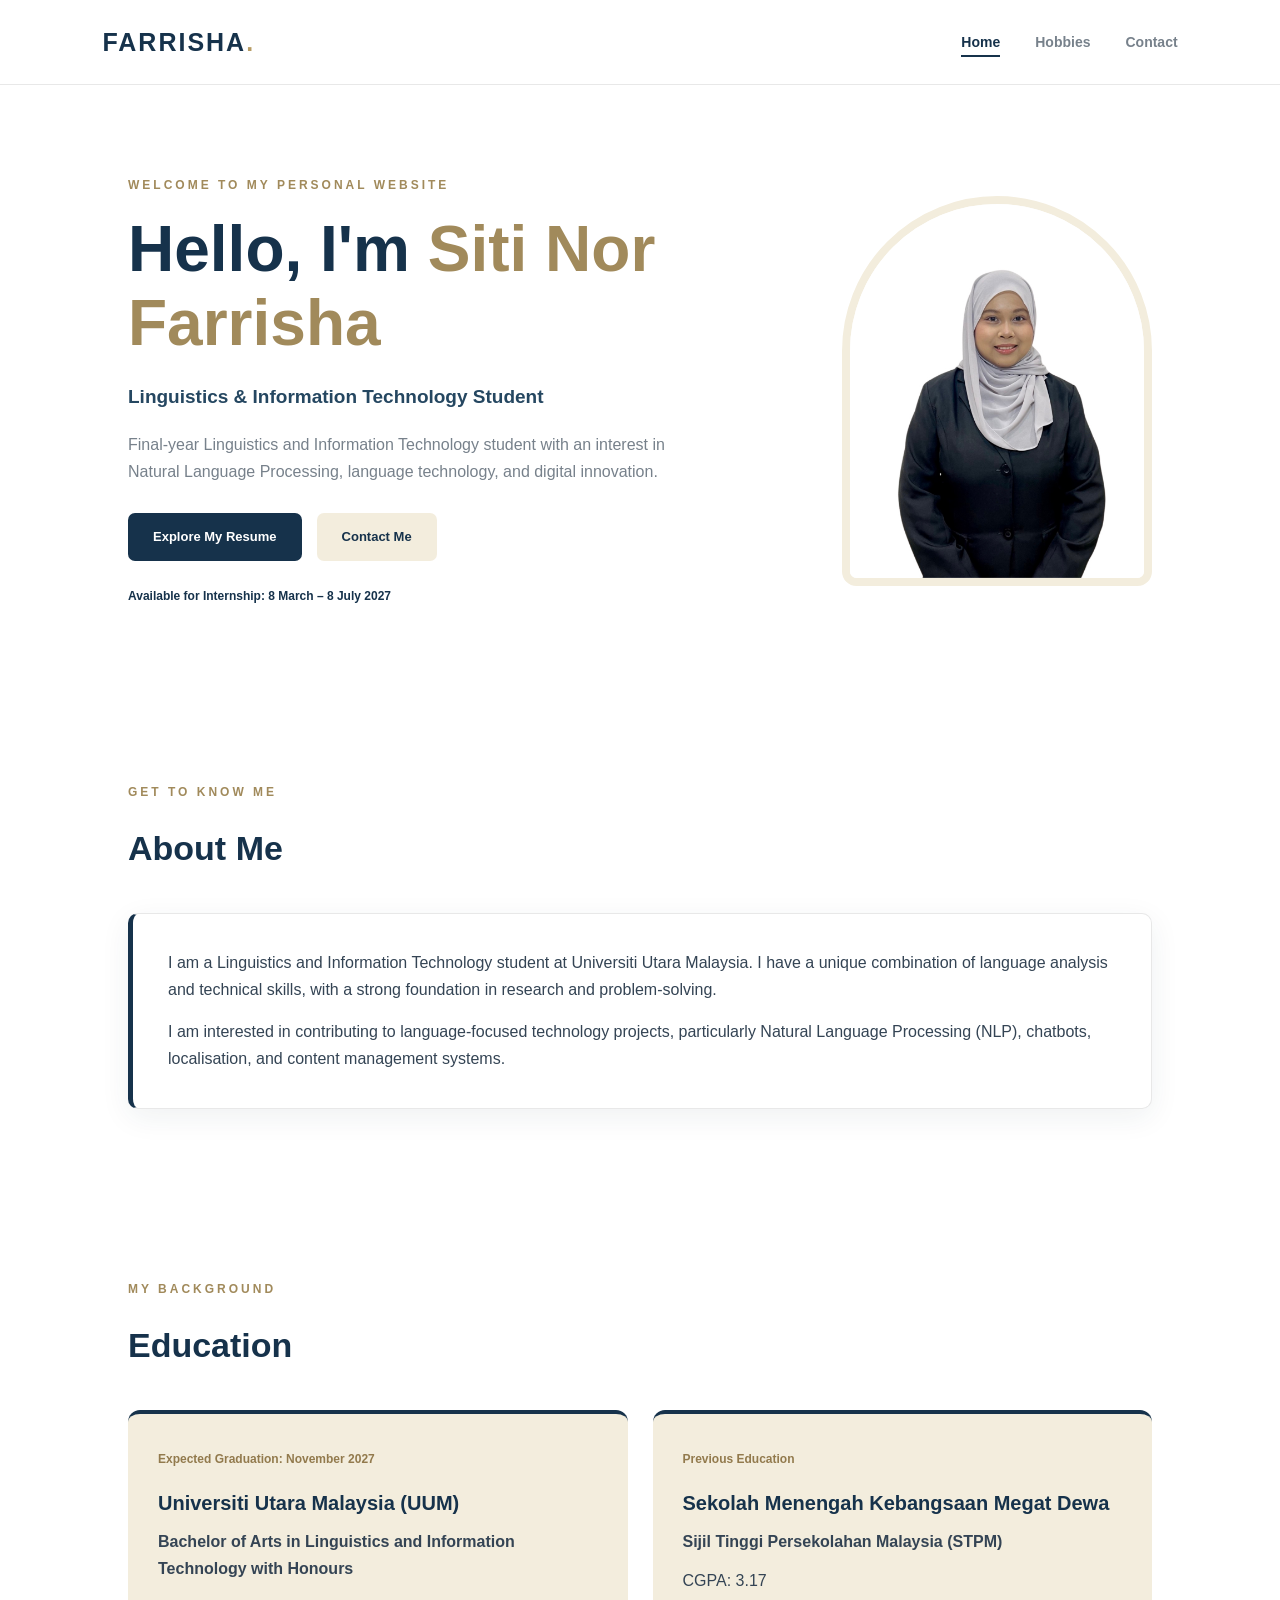
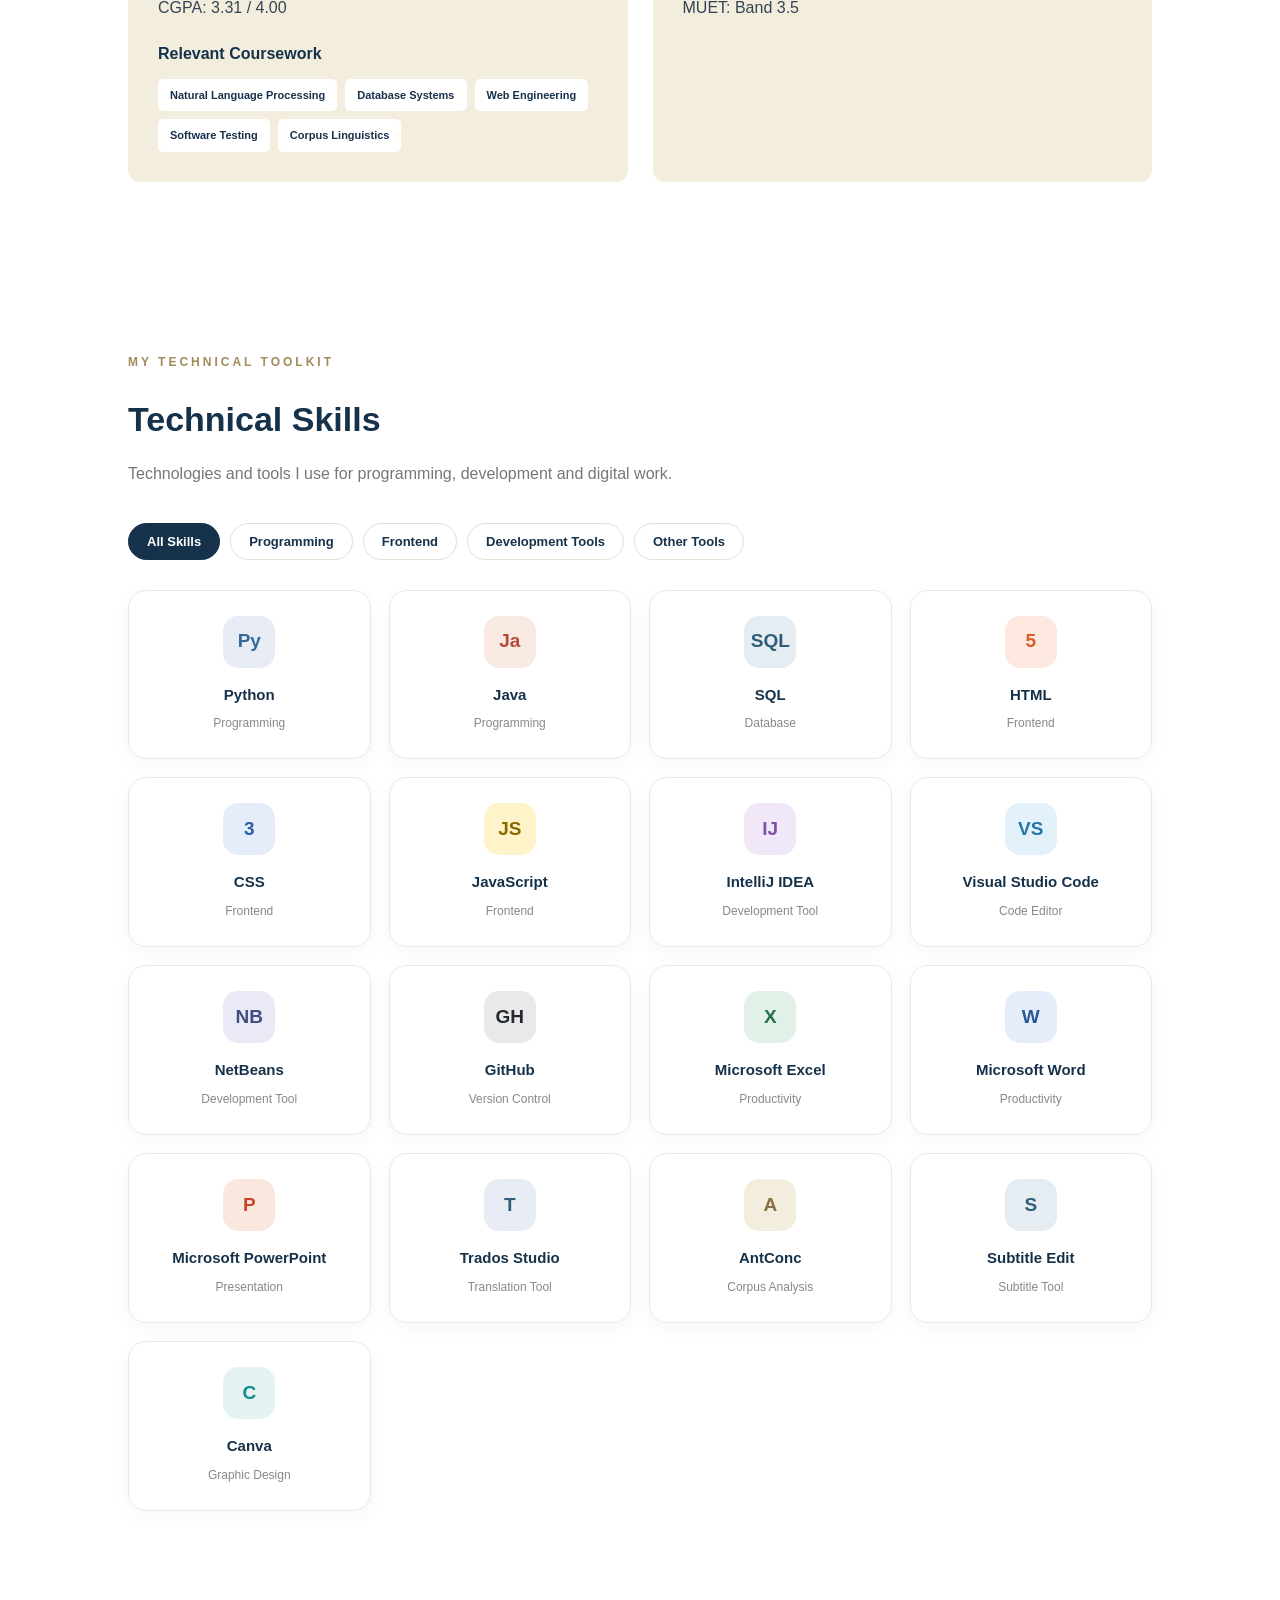
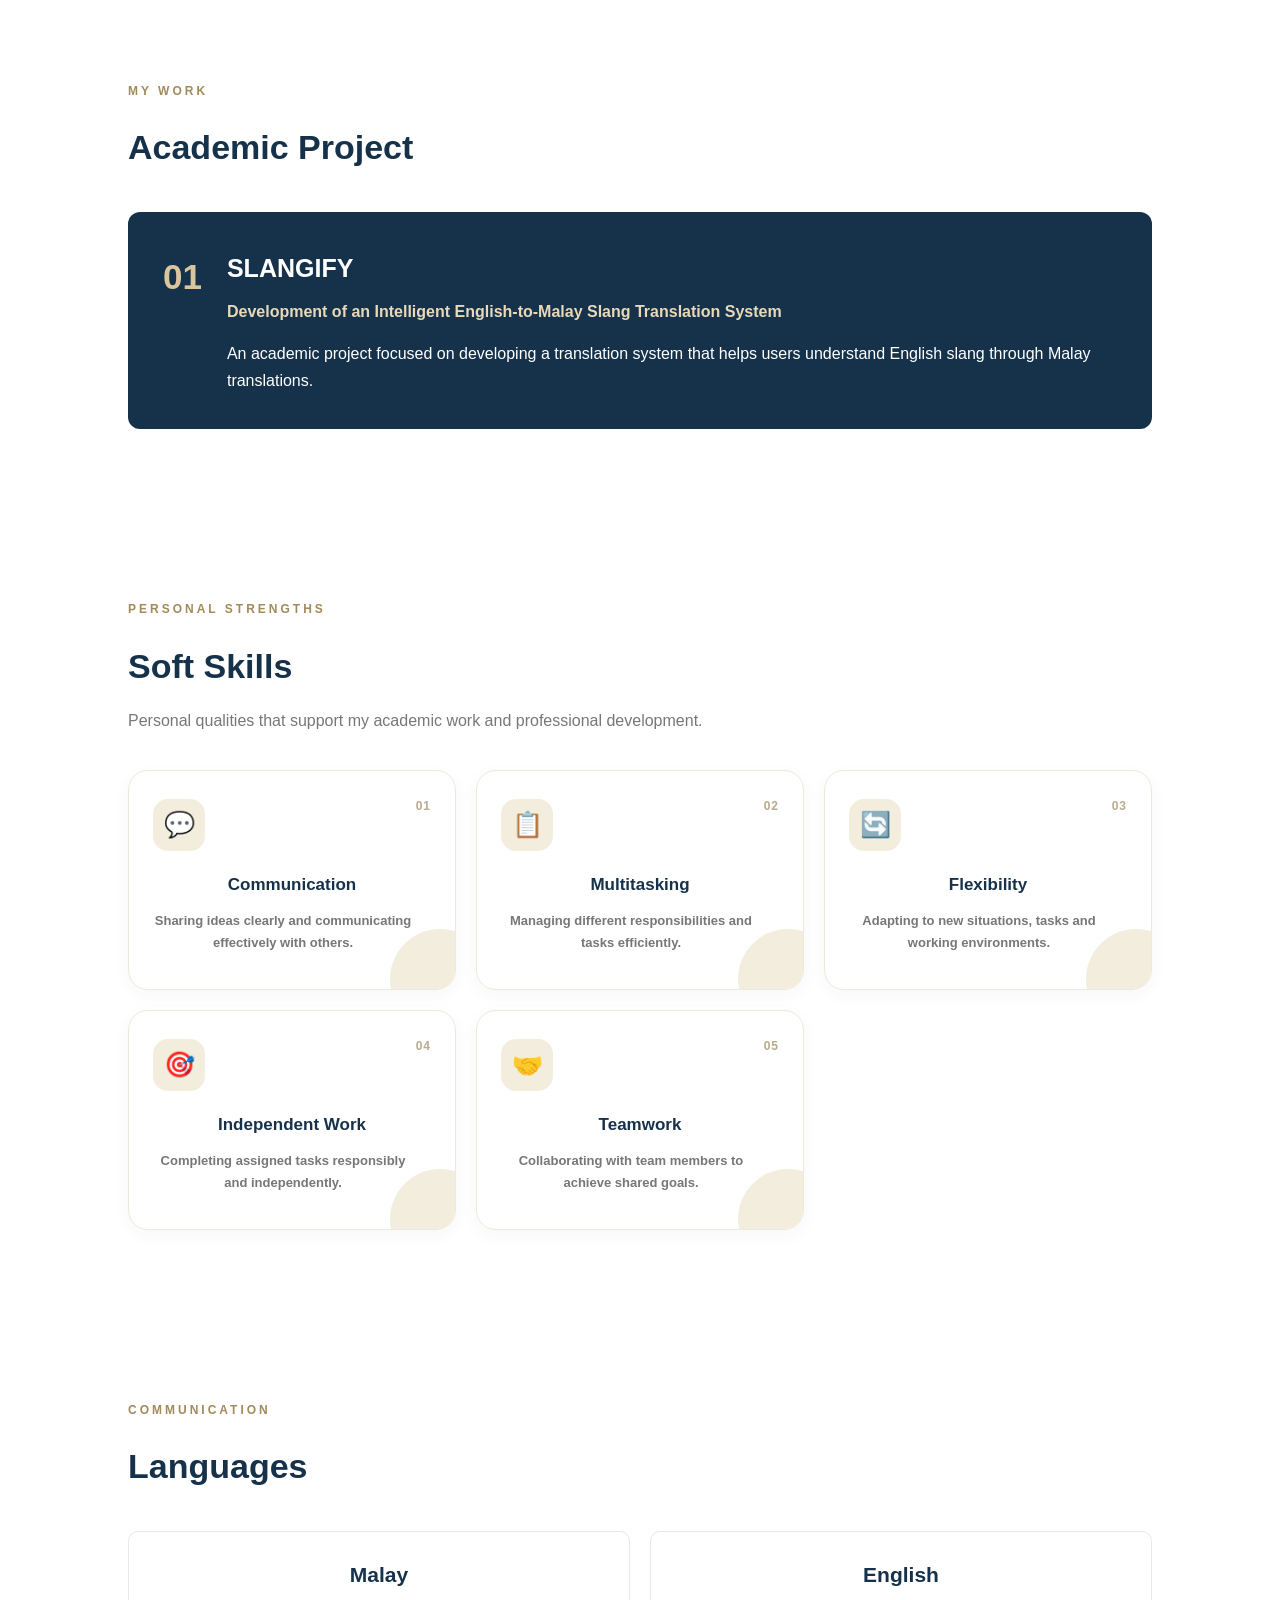
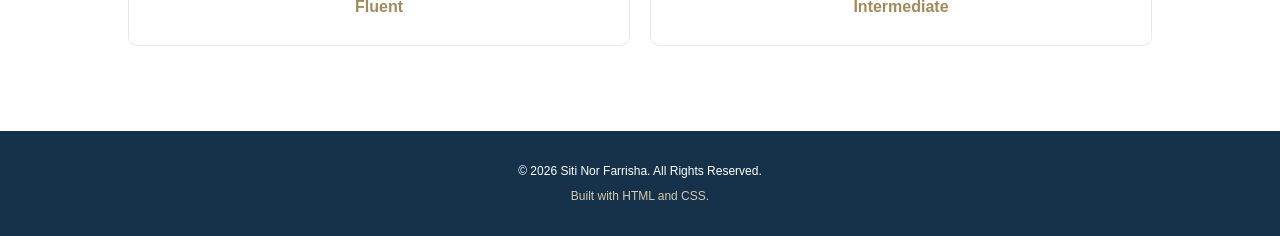
<file: index.html>
<!DOCTYPE html>
<html lang="en">
<head>
    <meta charset="UTF-8">
    <meta name="viewport" content="width=device-width, initial-scale=1.0">

    <title>Siti Nor Farrisha | Personal Portfolio</title>

    <link rel="stylesheet" href="style.css">
</head>

<body>

<!-- Navigation Bar -->
<header class="navbar">
    <a href="index.html" class="logo">FARRISHA<span>.</span></a>

    <nav>
        <ul class="nav-links">
            <li><a href="index.html" class="active">Home</a></li>
            <li><a href="hobbies.html">Hobbies</a></li>
            <li><a href="contact.html">Contact</a></li>
        </ul>
    </nav>
</header>


<main>

    <!-- Hero Section -->
    <section class="hero">

        <div class="hero-content">

            <p class="eyebrow">WELCOME TO MY PERSONAL WEBSITE</p>

            <h1>
                Hello, I'm <span>Siti Nor Farrisha</span>
            </h1>

            <h2>
                Linguistics & Information Technology Student
            </h2>

            <p class="hero-description">
                Final-year Linguistics and Information Technology student
                with an interest in Natural Language Processing,
                language technology, and digital innovation.
            </p>

            <div class="hero-buttons">
                <a href="#education" class="btn-primary">
                    Explore My Resume
                </a>

                <a href="contact.html" class="btn-secondary">
                    Contact Me
                </a>
            </div>

            <p class="availability">
                Available for Internship: 8 March – 8 July 2027
            </p>

        </div>

        <div class="hero-image">
            <img
                    src="images/profile.jpg"
                    alt="Portrait of Siti Nor Farrisha"
            >
        </div>

    </section>


    <!-- Profile Summary -->
    <section class="content-section" id="about">

        <div class="section-heading">
            <p class="eyebrow">GET TO KNOW ME</p>
            <h2>About Me</h2>
        </div>

        <div class="about-card">

            <p>
                I am a Linguistics and Information Technology student
                at Universiti Utara Malaysia. I have a unique combination
                of language analysis and technical skills, with a strong
                foundation in research and problem-solving.
            </p>

            <p>
                I am interested in contributing to language-focused
                technology projects, particularly Natural Language
                Processing (NLP), chatbots, localisation, and
                content management systems.
            </p>

        </div>

    </section>


    <!-- Education Section -->
    <section class="content-section" id="education">

        <div class="section-heading">
            <p class="eyebrow">MY BACKGROUND</p>
            <h2>Education</h2>
        </div>

        <div class="timeline">

            <article class="timeline-card">

                    <span class="timeline-date">
                        Expected Graduation: November 2027
                    </span>

                <h3>Universiti Utara Malaysia (UUM)</h3>

                <p class="qualification">
                    Bachelor of Arts in Linguistics and
                    Information Technology with Honours
                </p>

                <p>CGPA: 3.31 / 4.00</p>

                <h4>Relevant Coursework</h4>

                <ul class="tag-list">
                    <li>Natural Language Processing</li>
                    <li>Database Systems</li>
                    <li>Web Engineering</li>
                    <li>Software Testing</li>
                    <li>Corpus Linguistics</li>
                </ul>

            </article>


            <article class="timeline-card">

                    <span class="timeline-date">
                        Previous Education
                    </span>

                <h3>Sekolah Menengah Kebangsaan Megat Dewa</h3>

                <p class="qualification">
                    Sijil Tinggi Persekolahan Malaysia (STPM)
                </p>

                <p>CGPA: 3.17</p>
                <p>MUET: Band 3.5</p>

            </article>

        </div>

    </section>



    <!-- Technical Skills -->
    <section class="content-section" id="skills">

        <div class="section-heading">
            <p class="eyebrow">MY TECHNICAL TOOLKIT</p>
            <h2>Technical Skills</h2>
            <p class="section-description">
                Technologies and tools I use for programming, development and digital work.
            </p>
        </div>

        <div class="skill-filter">
            <button class="skill-filter-btn active" data-filter="all">All Skills</button>
            <button class="skill-filter-btn" data-filter="programming">Programming</button>
            <button class="skill-filter-btn" data-filter="frontend">Frontend</button>
            <button class="skill-filter-btn" data-filter="development">Development Tools</button>
            <button class="skill-filter-btn" data-filter="other">Other Tools</button>
        </div>

        <div class="skill-grid">

            <article class="skill-item" data-category="programming">
                <div class="skill-logo python-logo">Py</div>
                <h3>Python</h3>
                <p>Programming</p>
            </article>

            <article class="skill-item" data-category="programming">
                <div class="skill-logo java-logo">Ja</div>
                <h3>Java</h3>
                <p>Programming</p>
            </article>

            <article class="skill-item" data-category="programming">
                <div class="skill-logo sql-logo">SQL</div>
                <h3>SQL</h3>
                <p>Database</p>
            </article>

            <article class="skill-item" data-category="frontend">
                <div class="skill-logo html-logo">5</div>
                <h3>HTML</h3>
                <p>Frontend</p>
            </article>

            <article class="skill-item" data-category="frontend">
                <div class="skill-logo css-logo">3</div>
                <h3>CSS</h3>
                <p>Frontend</p>
            </article>

            <article class="skill-item" data-category="frontend">
                <div class="skill-logo js-logo">JS</div>
                <h3>JavaScript</h3>
                <p>Frontend</p>
            </article>

            <article class="skill-item" data-category="development">
                <div class="skill-logo idea-logo">IJ</div>
                <h3>IntelliJ IDEA</h3>
                <p>Development Tool</p>
            </article>

            <article class="skill-item" data-category="development">
                <div class="skill-logo vscode-logo">VS</div>
                <h3>Visual Studio Code</h3>
                <p>Code Editor</p>
            </article>

            <article class="skill-item" data-category="development">
                <div class="skill-logo netbeans-logo">NB</div>
                <h3>NetBeans</h3>
                <p>Development Tool</p>
            </article>

            <article class="skill-item" data-category="other">
                <div class="skill-logo github-logo">GH</div>
                <h3>GitHub</h3>
                <p>Version Control</p>
            </article>

            <article class="skill-item" data-category="other">
                <div class="skill-logo excel-logo">X</div>
                <h3>Microsoft Excel</h3>
                <p>Productivity</p>
            </article>

            <article class="skill-item" data-category="other">
                <div class="skill-logo word-logo">W</div>
                <h3>Microsoft Word</h3>
                <p>Productivity</p>
            </article>

            <article class="skill-item" data-category="other">
                <div class="skill-logo powerpoint-logo">P</div>
                <h3>Microsoft PowerPoint</h3>
                <p>Presentation</p>
            </article>

            <article class="skill-item" data-category="other">
                <div class="skill-logo trados-logo">T</div>
                <h3>Trados Studio</h3>
                <p>Translation Tool</p>
            </article>

            <article class="skill-item" data-category="other">
                <div class="skill-logo antconc-logo">A</div>
                <h3>AntConc</h3>
                <p>Corpus Analysis</p>
            </article>

            <article class="skill-item" data-category="other">
                <div class="skill-logo subtitle-logo">S</div>
                <h3>Subtitle Edit</h3>
                <p>Subtitle Tool</p>
            </article>

            <article class="skill-item" data-category="other">
                <div class="skill-logo canva-logo">C</div>
                <h3>Canva</h3>
                <p>Graphic Design</p>
            </article>

        </div>

    </section>



    <!-- Academic Project -->
    <section class="content-section" id="projects">

        <div class="section-heading">
            <p class="eyebrow">MY WORK</p>
            <h2>Academic Project</h2>
        </div>

        <article class="project-card">

            <div class="project-number">01</div>

            <div>
                <h3>SLANGIFY</h3>

                <p class="project-subtitle">
                    Development of an Intelligent English-to-Malay
                    Slang Translation System
                </p>

                <p>
                    An academic project focused on developing a
                    translation system that helps users understand
                    English slang through Malay translations.
                </p>

            </div>

        </article>

    </section>



    <!-- Soft Skills -->
    <section class="content-section" id="soft-skills">

        <div class="section-heading">
            <p class="eyebrow">PERSONAL STRENGTHS</p>
            <h2>Soft Skills</h2>
            <p class="section-description">
                Personal qualities that support my academic work and professional development.
            </p>
        </div>

        <div class="soft-skills-grid">

            <article class="soft-skill-card">
                <div class="soft-skill-icon">💬</div>
                <h3>Communication</h3>
                <p>Sharing ideas clearly and communicating effectively with others.</p>
                <span class="soft-skill-number">01</span>
            </article>

            <article class="soft-skill-card">
                <div class="soft-skill-icon">📋</div>
                <h3>Multitasking</h3>
                <p>Managing different responsibilities and tasks efficiently.</p>
                <span class="soft-skill-number">02</span>
            </article>

            <article class="soft-skill-card">
                <div class="soft-skill-icon">🔄</div>
                <h3>Flexibility</h3>
                <p>Adapting to new situations, tasks and working environments.</p>
                <span class="soft-skill-number">03</span>
            </article>

            <article class="soft-skill-card">
                <div class="soft-skill-icon">🎯</div>
                <h3>Independent Work</h3>
                <p>Completing assigned tasks responsibly and independently.</p>
                <span class="soft-skill-number">04</span>
            </article>

            <article class="soft-skill-card">
                <div class="soft-skill-icon">🤝</div>
                <h3>Teamwork</h3>
                <p>Collaborating with team members to achieve shared goals.</p>
                <span class="soft-skill-number">05</span>
            </article>

        </div>

    </section>



    <!-- Languages -->
    <section class="content-section" id="languages">

        <div class="section-heading">
            <p class="eyebrow">COMMUNICATION</p>
            <h2>Languages</h2>
        </div>

        <div class="language-container">

            <div class="language-card">
                <h3>Malay</h3>
                <p>Fluent</p>
            </div>

            <div class="language-card">
                <h3>English</h3>
                <p>Intermediate</p>
            </div>

        </div>

    </section>

</main>


<!-- Footer -->
<footer class="footer">

    <p>© 2026 Siti Nor Farrisha. All Rights Reserved.</p>

    <p>
        Built with HTML and CSS.
    </p>

</footer>


<script>
    const filterButtons = document.querySelectorAll(".skill-filter-btn");
    const skillItems = document.querySelectorAll(".skill-item");

    filterButtons.forEach(button => {
        button.addEventListener("click", () => {

            const selectedCategory = button.dataset.filter;

            filterButtons.forEach(btn => {
                btn.classList.remove("active");
            });

            button.classList.add("active");

            skillItems.forEach(item => {
                const itemCategory = item.dataset.category;

                if (
                    selectedCategory === "all" ||
                    selectedCategory === itemCategory
                ) {
                    item.classList.remove("hidden");
                } else {
                    item.classList.add("hidden");
                }
            });

        });
    });
</script>

</body>
</html>
</file>
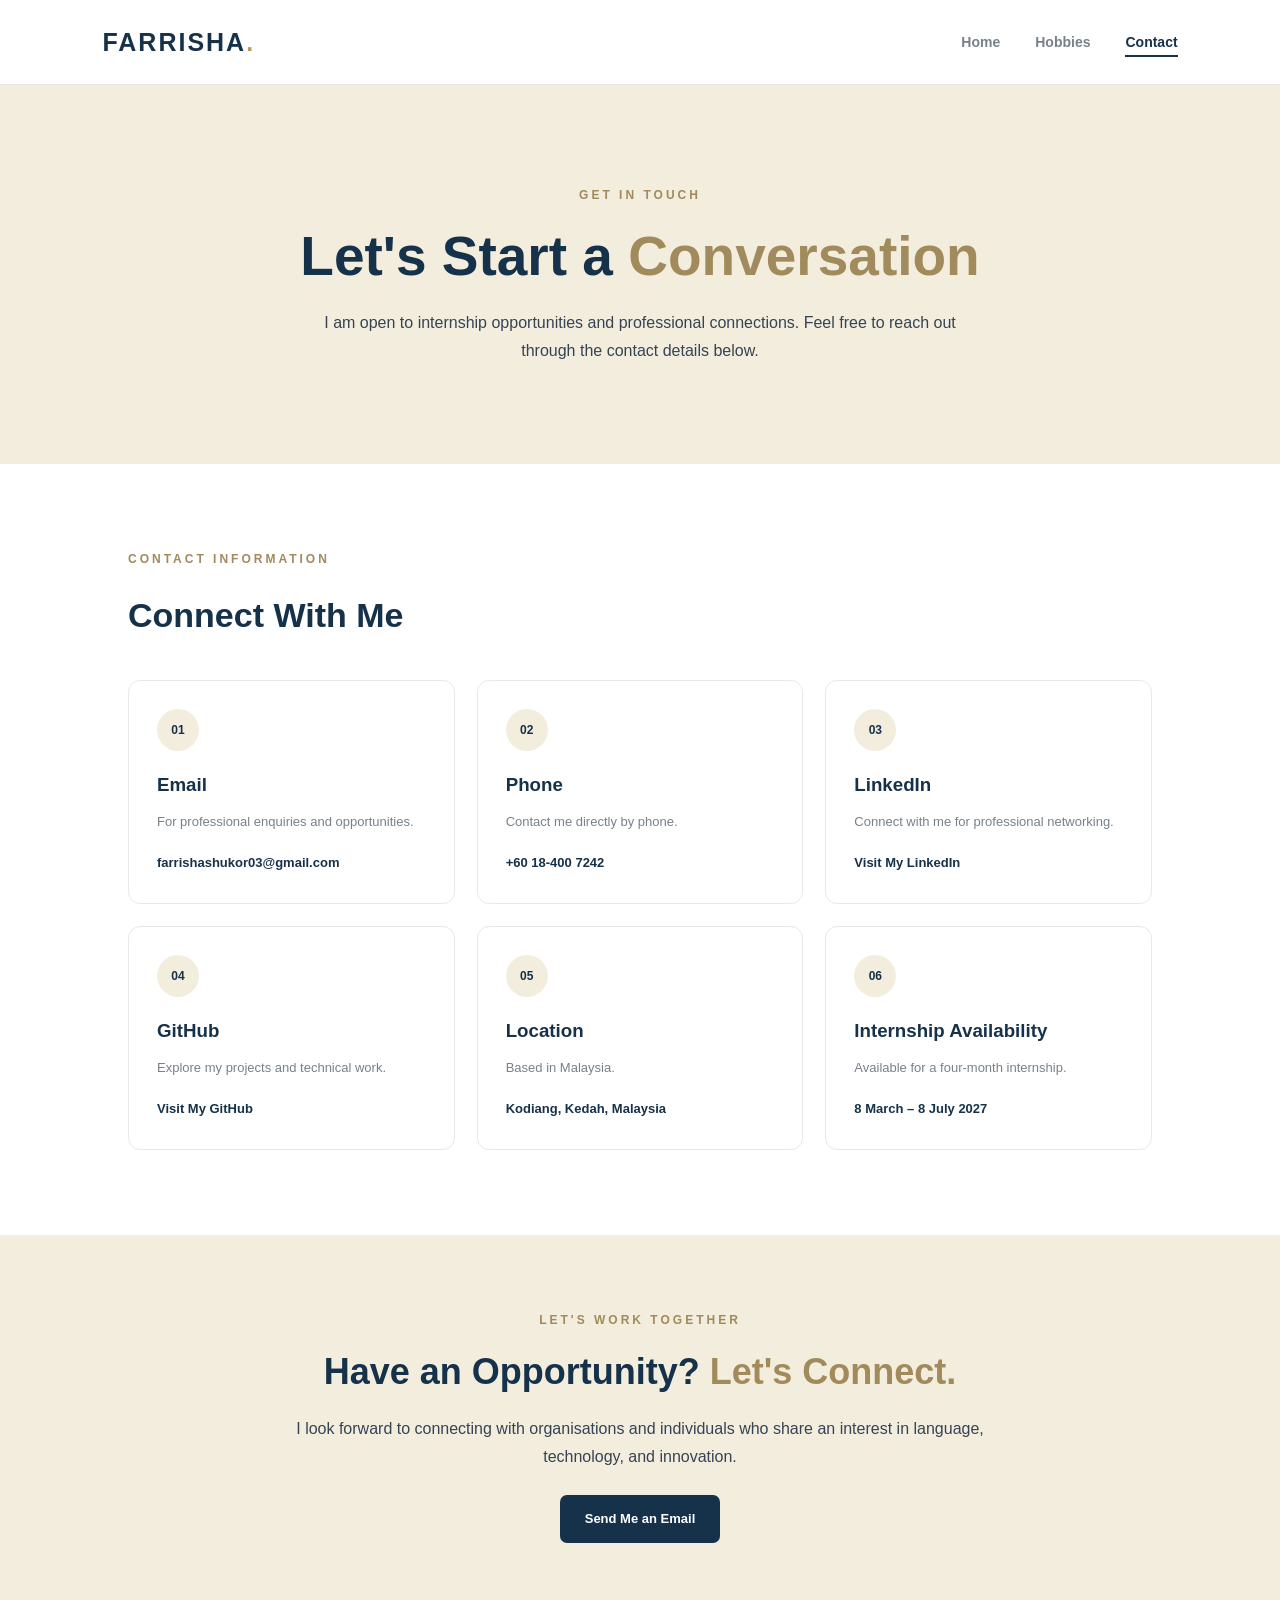
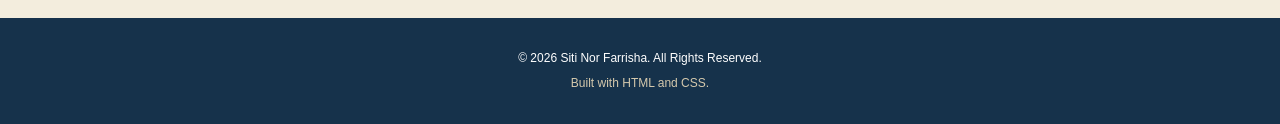
<file: contact.html>
<!DOCTYPE html>
<html lang="en">
<head>
    <meta charset="UTF-8">
    <meta name="viewport" content="width=device-width, initial-scale=1.0">

    <title>Contact | Siti Nor Farrisha</title>

    <link rel="stylesheet" href="style.css">
</head>

<body>

<!-- Navigation Bar -->
<header class="navbar">

    <a href="index.html" class="logo">
        FARRISHA<span>.</span>
    </a>

    <nav>
        <ul class="nav-links">
            <li><a href="index.html">Home</a></li>
            <li><a href="hobbies.html">Hobbies</a></li>
            <li><a href="contact.html" class="active">Contact</a></li>
        </ul>
    </nav>

</header>


<main>

    <!-- Contact Hero -->
    <section class="page-hero">

        <p class="eyebrow">GET IN TOUCH</p>

        <h1>
            Let's Start a <span>Conversation</span>
        </h1>

        <p>
            I am open to internship opportunities and professional
            connections. Feel free to reach out through the
            contact details below.
        </p>

    </section>


    <!-- Contact Information -->
    <section class="content-section">

        <div class="section-heading">

            <p class="eyebrow">CONTACT INFORMATION</p>

            <h2>Connect With Me</h2>

        </div>


        <div class="contact-grid">

            <!-- Email -->
            <article class="contact-card">

                <div class="contact-icon">01</div>

                <h3>Email</h3>

                <p>
                    For professional enquiries and opportunities.
                </p>

                <a href="mailto:farrishashukor03@gmail.com">
                    farrishashukor03@gmail.com
                </a>

            </article>


            <!-- Phone -->
            <article class="contact-card">

                <div class="contact-icon">02</div>

                <h3>Phone</h3>

                <p>
                    Contact me directly by phone.
                </p>

                <a href="tel:+60184007242">
                    +60 18-400 7242
                </a>

            </article>


            <!-- LinkedIn -->
            <article class="contact-card">

                <div class="contact-icon">03</div>

                <h3>LinkedIn</h3>

                <p>
                    Connect with me for professional networking.
                </p>

                <a href="https://www.linkedin.com/in/siti-nor-farrisha/"
                   target="_blank"
                   rel="noopener noreferrer">
                    Visit My LinkedIn
                </a>

            </article>


            <!-- GitHub -->
            <article class="contact-card">

                <div class="contact-icon">04</div>

                <h3>GitHub</h3>

                <p>
                    Explore my projects and technical work.
                </p>

                <a href="https://github.com/farrishashukor"
                   target="_blank"
                   rel="noopener noreferrer">
                    Visit My GitHub
                </a>

            </article>


            <!-- Location -->
            <article class="contact-card">

                <div class="contact-icon">05</div>

                <h3>Location</h3>

                <p>
                    Based in Malaysia.
                </p>

                <span>Kodiang, Kedah, Malaysia</span>

            </article>


            <!-- Internship -->
            <article class="contact-card">

                <div class="contact-icon">06</div>

                <h3>Internship Availability</h3>

                <p>
                    Available for a four-month internship.
                </p>

                <span>8 March – 8 July 2027</span>

            </article>

        </div>

    </section>


    <!-- Contact CTA -->
    <section class="interest-section">

        <div class="interest-content">

            <p class="eyebrow">LET'S WORK TOGETHER</p>

            <h2>
                Have an Opportunity?
                <span>Let's Connect.</span>
            </h2>

            <p>
                I look forward to connecting with organisations
                and individuals who share an interest in
                language, technology, and innovation.
            </p>

            <a href="mailto:farrishashukor03@gmail.com"
               class="btn-primary">
                Send Me an Email
            </a>

        </div>

    </section>

</main>


<!-- Footer -->
<footer class="footer">

    <p>© 2026 Siti Nor Farrisha. All Rights Reserved.</p>

    <p>Built with HTML and CSS.</p>

</footer>

</body>
</html>
</file>
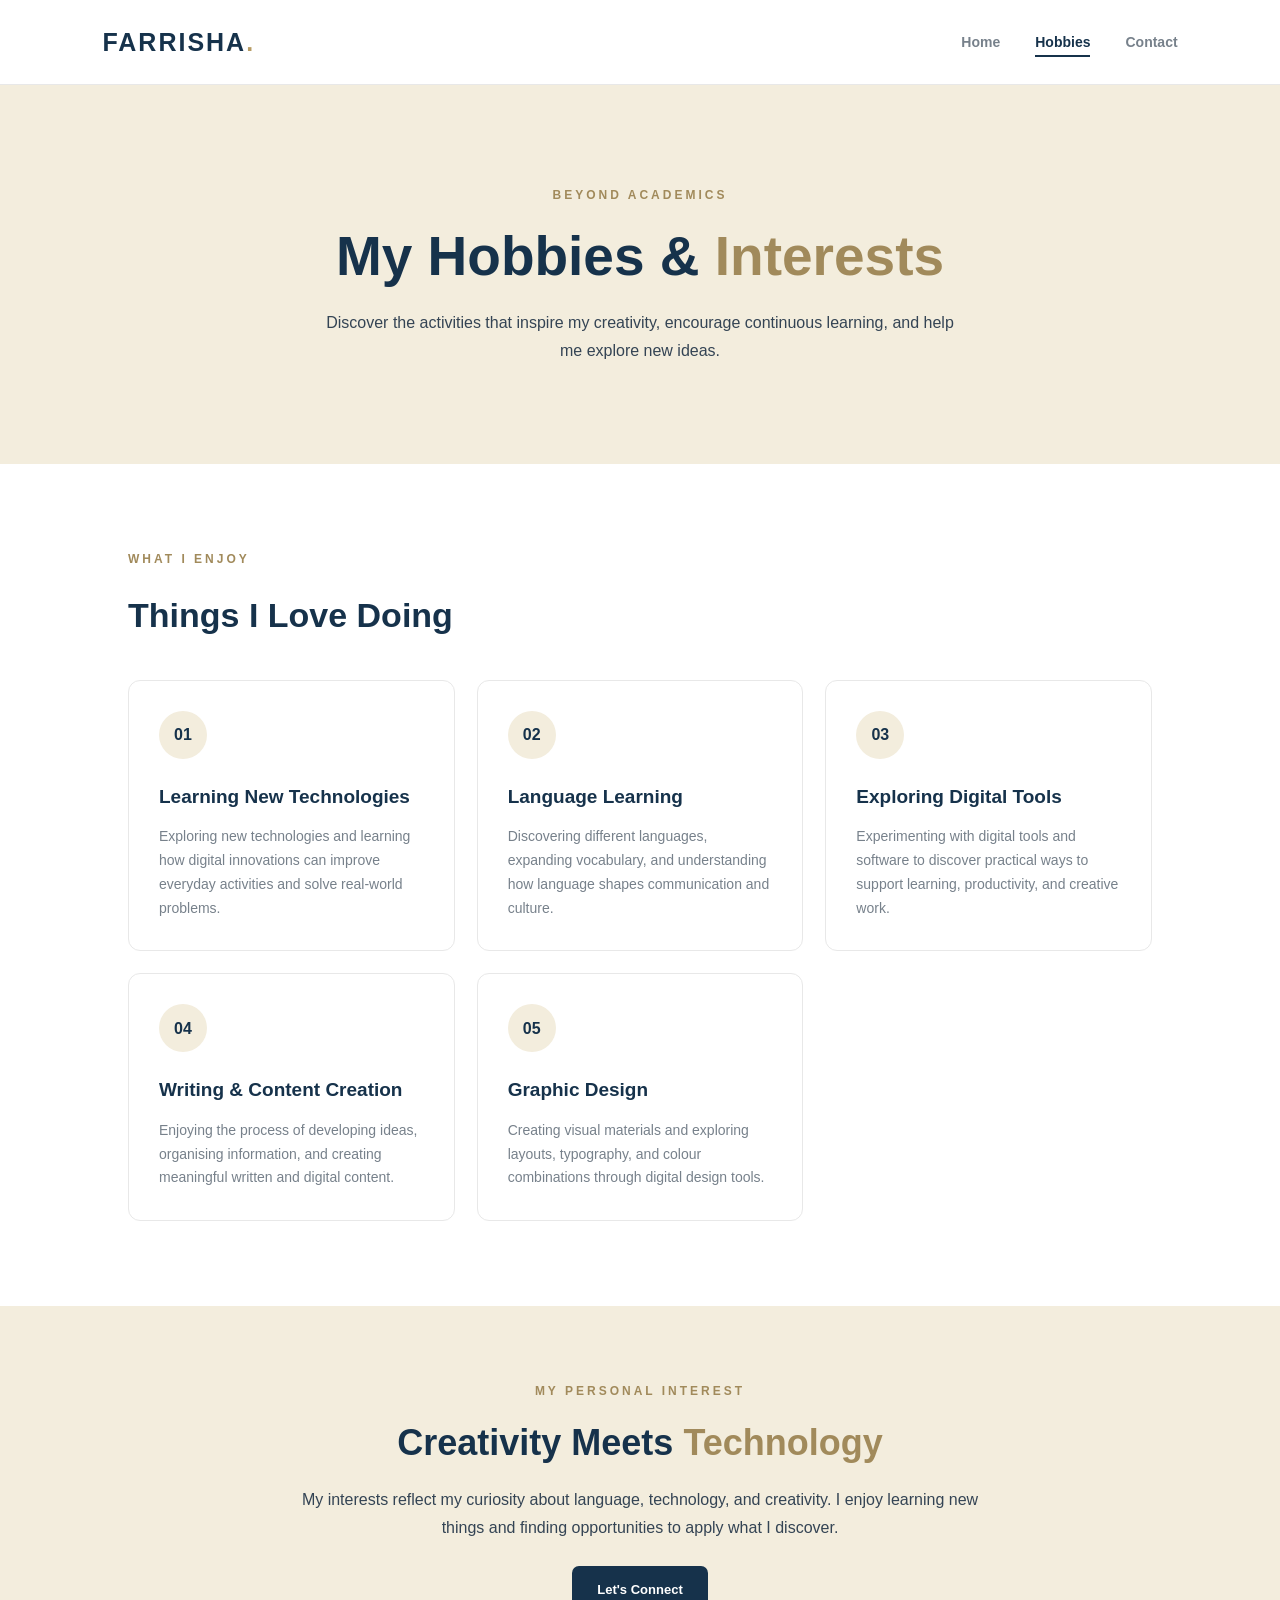
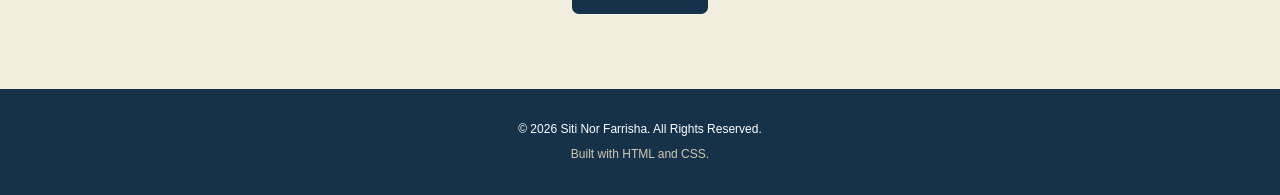
<file: hobbies.html>
<!DOCTYPE html>
<html lang="en">
<head>
    <meta charset="UTF-8">
    <meta name="viewport" content="width=device-width, initial-scale=1.0">

    <title>Hobbies | Siti Nor Farrisha</title>

    <link rel="stylesheet" href="style.css">
</head>

<body>

<!-- Navigation Bar -->
<header class="navbar">

    <a href="index.html" class="logo">
        FARRISHA<span>.</span>
    </a>

    <nav>
        <ul class="nav-links">
            <li>
                <a href="index.html">Home</a>
            </li>

            <li>
                <a href="hobbies.html" class="active">Hobbies</a>
            </li>

            <li>
                <a href="contact.html">Contact</a>
            </li>
        </ul>
    </nav>

</header>


<main>

    <!-- Hobbies Hero Section -->
    <section class="page-hero">

        <p class="eyebrow">BEYOND ACADEMICS</p>

        <h1>
            My Hobbies & <span>Interests</span>
        </h1>

        <p>
            Discover the activities that inspire my creativity,
            encourage continuous learning, and help me explore
            new ideas.
        </p>

    </section>


    <!-- Hobbies Introduction -->
    <section class="content-section">

        <div class="section-heading">

            <p class="eyebrow">WHAT I ENJOY</p>

            <h2>Things I Love Doing</h2>

        </div>

        <div class="hobbies-grid">


            <!-- Hobby 1 -->
            <article class="hobby-card">

                <div class="hobby-icon">
                    01
                </div>

                <h3>Learning New Technologies</h3>

                <p>
                    Exploring new technologies and learning how
                    digital innovations can improve everyday
                    activities and solve real-world problems.
                </p>

            </article>


            <!-- Hobby 2 -->
            <article class="hobby-card">

                <div class="hobby-icon">
                    02
                </div>

                <h3>Language Learning</h3>

                <p>
                    Discovering different languages, expanding
                    vocabulary, and understanding how language
                    shapes communication and culture.
                </p>

            </article>


            <!-- Hobby 3 -->
            <article class="hobby-card">

                <div class="hobby-icon">
                    03
                </div>

                <h3>Exploring Digital Tools</h3>

                <p>
                    Experimenting with digital tools and software
                    to discover practical ways to support learning,
                    productivity, and creative work.
                </p>

            </article>


            <!-- Hobby 4 -->
            <article class="hobby-card">

                <div class="hobby-icon">
                    04
                </div>

                <h3>Writing & Content Creation</h3>

                <p>
                    Enjoying the process of developing ideas,
                    organising information, and creating meaningful
                    written and digital content.
                </p>

            </article>


            <!-- Hobby 5 -->
            <article class="hobby-card">

                <div class="hobby-icon">
                    05
                </div>

                <h3>Graphic Design</h3>

                <p>
                    Creating visual materials and exploring layouts,
                    typography, and colour combinations through
                    digital design tools.
                </p>

            </article>


        </div>

    </section>


    <!-- Interests Highlight -->
    <section class="interest-section">

        <div class="interest-content">

            <p class="eyebrow">MY PERSONAL INTEREST</p>

            <h2>
                Creativity Meets
                <span>Technology</span>
            </h2>

            <p>
                My interests reflect my curiosity about language,
                technology, and creativity. I enjoy learning new
                things and finding opportunities to apply what
                I discover.
            </p>

            <a href="contact.html" class="btn-primary">
                Let's Connect
            </a>

        </div>

    </section>

</main>


<!-- Footer -->
<footer class="footer">

    <p>© 2026 Siti Nor Farrisha. All Rights Reserved.</p>

    <p>Built with HTML and CSS.</p>

</footer>

</body>
</html>
</file>
<file: style.css>
/* =========================================
   1. GLOBAL SETTINGS
========================================= */

:root {
    --navy: #16324B;
    --navy-light: #254761;
    --butter: #F3EDDD;
    --white: #FFFFFF;
    --text: #344454;
    --muted: #77818B;
    --border: #E8E8E8;
    --shadow: 0 8px 30px rgba(22, 50, 75, 0.07);
}

* {
    margin: 0;
    padding: 0;
    box-sizing: border-box;
}

html {
    scroll-behavior: smooth;
    scroll-padding-top: 100px;
}

body {
    font-family: Arial, Helvetica, sans-serif;
    background: var(--white);
    color: var(--text);
    line-height: 1.7;
}

a {
    text-decoration: none;
    color: inherit;
}

ul {
    list-style-position: inside;
}

img {
    max-width: 100%;
    display: block;
}


/* =========================================
   2. NAVIGATION BAR
========================================= */

.navbar {
    width: 100%;
    min-height: 85px;
    padding: 18px 8%;
    display: flex;
    align-items: center;
    justify-content: space-between;
    background: var(--white);
    border-bottom: 1px solid var(--border);
    position: sticky;
    top: 0;
    z-index: 1000;
}

.logo {
    font-size: 25px;
    font-weight: 800;
    letter-spacing: 2px;
    color: var(--navy);
}

.logo span {
    color: #B79C64;
}

.nav-links {
    display: flex;
    align-items: center;
    gap: 35px;
    list-style: none;
}

.nav-links a {
    font-size: 14px;
    font-weight: 600;
    color: var(--muted);
    transition: 0.3s ease;
    position: relative;
}

.nav-links a:hover,
.nav-links a.active {
    color: var(--navy);
}

.nav-links a::after {
    content: "";
    position: absolute;
    width: 0;
    height: 2px;
    background: var(--navy);
    left: 0;
    bottom: -7px;
    transition: width 0.3s ease;
}

.nav-links a:hover::after,
.nav-links a.active::after {
    width: 100%;
}


/* =========================================
   3. HERO SECTION
========================================= */

.hero {
    min-height: 580px;
    padding: 90px 10%;
    display: flex;
    align-items: center;
    justify-content: space-between;
    gap: 70px;
}

.hero-content {
    flex: 1.3;
}

.eyebrow {
    color: #A18A5B;
    font-size: 12px;
    font-weight: 800;
    letter-spacing: 3px;
    margin-bottom: 18px;
}

.hero h1 {
    font-size: clamp(38px, 5vw, 65px);
    color: var(--navy);
    line-height: 1.15;
    margin-bottom: 20px;
}

.hero h1 span,
.page-hero h1 span,
.interest-content h2 span {
    color: #A18A5B;
}

.hero h2 {
    font-size: 19px;
    font-weight: 600;
    color: var(--navy-light);
    margin-bottom: 18px;
}

.hero-description {
    max-width: 570px;
    color: var(--muted);
    margin-bottom: 28px;
}

.hero-buttons {
    display: flex;
    flex-wrap: wrap;
    gap: 15px;
}

.btn-primary,
.btn-secondary {
    display: inline-block;
    padding: 13px 25px;
    border-radius: 7px;
    font-size: 13px;
    font-weight: 700;
    transition: 0.3s ease;
}

.btn-primary {
    background: var(--navy);
    color: var(--white);
}

.btn-primary:hover {
    background: var(--navy-light);
    transform: translateY(-3px);
}

.btn-secondary {
    background: var(--butter);
    color: var(--navy);
}

.btn-secondary:hover {
    background: #E9DFC6;
    transform: translateY(-3px);
}

.availability {
    margin-top: 25px;
    font-size: 12px;
    font-weight: 600;
    color: var(--navy);
}

.hero-image {
    flex: 0 0 310px;
    width: 310px;
    height: 390px;
    background: var(--butter);
    border-radius: 160px 160px 15px 15px;
    overflow: hidden;
    border: 8px solid var(--butter);
}

.hero-image img {
    width: 100%;
    height: 100%;
    object-fit: cover;
}


/* =========================================
   4. PAGE HERO
========================================= */

.page-hero {
    padding: 100px 10%;
    text-align: center;
    background: var(--butter);
}

.page-hero h1 {
    color: var(--navy);
    font-size: clamp(35px, 5vw, 55px);
    line-height: 1.2;
    margin-bottom: 20px;
}

.page-hero > p:last-child {
    max-width: 650px;
    margin: auto;
    color: var(--text);
}


/* =========================================
   5. GENERAL CONTENT SECTIONS
========================================= */

.content-section {
    padding: 85px 10%;
}

.section-heading {
    margin-bottom: 35px;
}

.section-heading h2 {
    font-size: 34px;
    color: var(--navy);
}

.about-card {
    padding: 35px;
    border: 1px solid var(--border);
    border-left: 5px solid var(--navy);
    border-radius: 10px;
    background: var(--white);
    box-shadow: var(--shadow);
}

.about-card p {
    color: var(--text);
    margin-bottom: 15px;
}

.about-card p:last-child {
    margin-bottom: 0;
}


/* =========================================
   6. EDUCATION TIMELINE
========================================= */

.timeline {
    display: grid;
    grid-template-columns: repeat(2, 1fr);
    gap: 25px;
}

.timeline-card {
    padding: 30px;
    background: var(--butter);
    border-radius: 12px;
    border-top: 4px solid var(--navy);
}

.timeline-date {
    color: #927A4D;
    font-size: 12px;
    font-weight: 700;
}

.timeline-card h3 {
    color: var(--navy);
    font-size: 20px;
    margin: 15px 0 8px;
}

.qualification {
    font-weight: 600;
    margin-bottom: 12px;
}

.timeline-card h4 {
    margin-top: 18px;
    color: var(--navy);
}

.tag-list {
    display: flex;
    flex-wrap: wrap;
    gap: 8px;
    list-style: none;
    margin-top: 12px;
}

.tag-list li {
    padding: 7px 12px;
    background: var(--white);
    border-radius: 5px;
    color: var(--navy);
    font-size: 11px;
    font-weight: 600;
}


/* =========================================
   7. HORIZONTAL SCROLLING
========================================= */

.horizontal-scroll {
    display: flex;
    gap: 20px;
    overflow-x: auto;
    padding: 10px 5px 25px;
    scroll-snap-type: x mandatory;
    scroll-behavior: smooth;
    scrollbar-width: thin;
    scrollbar-color: var(--navy) var(--butter);
}

.horizontal-scroll > * {
    flex: 0 0 260px;
    scroll-snap-align: start;
}

.horizontal-scroll::-webkit-scrollbar {
    height: 7px;
}

.horizontal-scroll::-webkit-scrollbar-track {
    background: var(--butter);
    border-radius: 10px;
}

.horizontal-scroll::-webkit-scrollbar-thumb {
    background: var(--navy);
    border-radius: 10px;
}

.skill-card {
    padding: 28px;
    background: var(--butter);
    border-radius: 12px;
    min-height: 220px;
    transition: 0.3s ease;
}

.skill-card:hover {
    transform: translateY(-6px);
    box-shadow: var(--shadow);
}

.skill-card h3 {
    color: var(--navy);
    margin-bottom: 15px;
}

.skill-card ul {
    color: var(--text);
    font-size: 13px;
    line-height: 2;
}


/* =========================================
   8. ACADEMIC PROJECT
========================================= */

.project-card {
    display: flex;
    align-items: flex-start;
    gap: 25px;
    padding: 35px;
    border-radius: 12px;
    background: var(--navy);
    color: var(--white);
}

.project-number {
    font-size: 35px;
    font-weight: 800;
    color: #D9C69E;
}

.project-card h3 {
    font-size: 25px;
    margin-bottom: 8px;
}

.project-subtitle {
    color: #E8D9B8;
    font-weight: 600;
    margin-bottom: 15px;
}


/* =========================================
   9. SOFT SKILLS
========================================= */

.soft-skill-card {
    padding: 25px;
    background: var(--butter);
    color: var(--navy);
    border-radius: 10px;
    text-align: center;
    font-weight: 700;
    transition: 0.3s ease;
}

.soft-skill-card:hover {
    background: var(--navy);
    color: var(--white);
}


/* =========================================
   10. LANGUAGES
========================================= */

.language-container {
    display: grid;
    grid-template-columns: repeat(2, 1fr);
    gap: 20px;
}

.language-card {
    padding: 25px;
    border: 1px solid var(--border);
    border-radius: 10px;
    text-align: center;
}

.language-card h3 {
    color: var(--navy);
    font-size: 21px;
}

.language-card p {
    color: #A18A5B;
    font-weight: 700;
}


/* =========================================
   11. HOBBIES PAGE
========================================= */

.hobbies-grid {
    display: grid;
    grid-template-columns: repeat(3, 1fr);
    gap: 22px;
}

.hobby-card {
    padding: 30px;
    border: 1px solid var(--border);
    border-radius: 12px;
    background: var(--white);
    transition: 0.3s ease;
}

.hobby-card:hover {
    transform: translateY(-7px);
    box-shadow: var(--shadow);
    border-color: var(--navy);
}

.hobby-icon {
    width: 48px;
    height: 48px;
    display: flex;
    align-items: center;
    justify-content: center;
    background: var(--butter);
    color: var(--navy);
    font-weight: 800;
    border-radius: 50%;
    margin-bottom: 22px;
}

.hobby-card h3 {
    color: var(--navy);
    font-size: 19px;
    margin-bottom: 12px;
}

.hobby-card p {
    color: var(--muted);
    font-size: 14px;
}


/* =========================================
   12. INTEREST SECTION
========================================= */

.interest-section {
    padding: 75px 10%;
    background: var(--butter);
    text-align: center;
}

.interest-content {
    max-width: 700px;
    margin: auto;
}

.interest-content h2 {
    color: var(--navy);
    font-size: 36px;
    line-height: 1.3;
    margin-bottom: 20px;
}

.interest-content > p:not(.eyebrow) {
    color: var(--text);
    margin-bottom: 25px;
}


/* =========================================
   13. CONTACT PAGE
========================================= */

.contact-grid {
    display: grid;
    grid-template-columns: repeat(3, 1fr);
    gap: 22px;
}

.contact-card {
    padding: 28px;
    border: 1px solid var(--border);
    border-radius: 12px;
    transition: 0.3s ease;
    min-width: 0;
}

.contact-card:hover {
    transform: translateY(-5px);
    box-shadow: var(--shadow);
    border-color: var(--navy);
}

.contact-icon {
    width: 42px;
    height: 42px;
    background: var(--butter);
    color: var(--navy);
    border-radius: 50%;
    display: flex;
    align-items: center;
    justify-content: center;
    font-size: 12px;
    font-weight: 800;
    margin-bottom: 18px;
}

.contact-card h3 {
    color: var(--navy);
    margin-bottom: 10px;
}

.contact-card p {
    color: var(--muted);
    font-size: 13px;
    margin-bottom: 15px;
}

.contact-card a,
.contact-card span {
    color: var(--navy);
    font-size: 13px;
    font-weight: 700;
    overflow-wrap: anywhere;
}

.contact-card a:hover {
    color: #A18A5B;
    text-decoration: underline;
}


/* =========================================
   14. FOOTER
========================================= */

.footer {
    padding: 30px 10%;
    background: var(--navy);
    color: var(--white);
    text-align: center;
    font-size: 12px;
}

.footer p + p {
    color: #D5C9AD;
    margin-top: 5px;
}


/* =========================================
   15. RESPONSIVE DESIGN
========================================= */

@media (max-width: 900px) {

    .hero {
        padding: 70px 7%;
        gap: 35px;
    }

    .hero-image {
        flex-basis: 250px;
        width: 250px;
        height: 330px;
    }

    .hobbies-grid,
    .contact-grid {
        grid-template-columns: repeat(2, 1fr);
    }

    .content-section {
        padding: 70px 7%;
    }

}


@media (max-width: 600px) {

    .navbar {
        padding: 18px 5%;
        flex-direction: column;
        gap: 18px;
    }

    .nav-links {
        gap: 25px;
    }

    .nav-links a {
        font-size: 12px;
    }

    .hero {
        flex-direction: column-reverse;
        text-align: center;
        padding: 55px 7%;
        gap: 35px;
    }

    .hero-content {
        width: 100%;
    }

    .hero-buttons {
        justify-content: center;
    }

    .hero-image {
        flex: none;
        width: 220px;
        height: 280px;
    }

    .availability {
        line-height: 1.8;
    }

    .page-hero {
        padding: 70px 7%;
    }

    .content-section {
        padding: 60px 7%;
    }

    .section-heading h2 {
        font-size: 28px;
    }

    .timeline,
    .hobbies-grid,
    .contact-grid,
    .language-container {
        grid-template-columns: 1fr;
    }

    .project-card {
        flex-direction: column;
    }

    .interest-section {
        padding: 60px 7%;
    }

    .interest-content h2 {
        font-size: 29px;
    }

    .footer {
        padding: 25px 7%;
    }

}


/* TECHNICAL SKILLS INTERACTIVE DESIGN */

.section-description {
    color: #777777;
    max-width: 600px;
    line-height: 1.7;
    margin-top: 12px;
}

.skill-filter {
    display: flex;
    flex-wrap: wrap;
    gap: 10px;
    margin: 30px 0;
}

.skill-filter-btn {
    padding: 10px 18px;
    border: 1px solid #e5dfd2;
    border-radius: 30px;
    background: #ffffff;
    color: #16324B;
    font-size: 13px;
    font-weight: 600;
    cursor: pointer;
    transition: all 0.25s ease;
}

.skill-filter-btn:hover,
.skill-filter-btn.active {
    background: #16324B;
    color: #ffffff;
    border-color: #16324B;
}

.skill-grid {
    display: grid;
    grid-template-columns: repeat(4, minmax(0, 1fr));
    gap: 18px;
}

.skill-item {
    background: #ffffff;
    border: 1px solid #eee9df;
    border-radius: 18px;
    padding: 25px 16px;
    text-align: center;
    box-shadow: 0 5px 18px rgba(22, 50, 75, 0.04);
    transition: transform 0.25s ease, box-shadow 0.25s ease;
}

.skill-item:hover {
    transform: translateY(-7px);
    box-shadow: 0 12px 25px rgba(22, 50, 75, 0.10);
    border-color: #d9cba9;
}

.skill-item h3 {
    color: #16324B;
    font-size: 15px;
    margin: 14px 0 6px;
}

.skill-item p {
    color: #888888;
    font-size: 12px;
}

.skill-logo {
    width: 52px;
    height: 52px;
    margin: 0 auto;
    border-radius: 15px;
    display: flex;
    align-items: center;
    justify-content: center;
    font-size: 19px;
    font-weight: 800;
    background: #F3EDDD;
    color: #16324B;
}

.python-logo { background: #e8edf5; color: #356b9a; }
.java-logo { background: #f8e9e2; color: #b64b35; }
.sql-logo { background: #e5edf2; color: #315d78; }
.html-logo { background: #fce8df; color: #d85b2b; }
.css-logo { background: #e5ecfa; color: #315eaa; }
.js-logo { background: #fff4c9; color: #8a6a00; }
.idea-logo { background: #f0e8f8; color: #8051a5; }
.vscode-logo { background: #e3f1fa; color: #2876a8; }
.netbeans-logo { background: #e9eaf5; color: #454c82; }
.github-logo { background: #e9e9e9; color: #24292f; }
.excel-logo { background: #e2f1e8; color: #217346; }
.word-logo { background: #e4edf9; color: #2b579a; }
.powerpoint-logo { background: #fae8df; color: #c74726; }
.trados-logo { background: #e8edf5; color: #315d78; }
.antconc-logo { background: #f3eddd; color: #8a7044; }
.subtitle-logo { background: #e5edf2; color: #315d78; }
.canva-logo { background: #e4f3f2; color: #168b8b; }

.skill-item.hidden {
    display: none;
}

@media (max-width: 900px) {
    .skill-grid {
        grid-template-columns: repeat(3, minmax(0, 1fr));
    }
}

@media (max-width: 600px) {
    .skill-grid {
        grid-template-columns: repeat(2, minmax(0, 1fr));
        gap: 12px;
    }

    .skill-item {
        padding: 20px 10px;
    }

    .skill-filter {
        gap: 8px;
    }

    .skill-filter-btn {
        padding: 9px 13px;
        font-size: 12px;
    }
}


/* SOFT SKILLS CARD DESIGN */

.soft-skills-grid {
    display: grid;
    grid-template-columns: repeat(3, minmax(0, 1fr));
    gap: 20px;
    margin-top: 30px;
}

.soft-skill-card {
    position: relative;
    overflow: hidden;
    min-height: 220px;
    padding: 28px 24px;
    background: #ffffff;
    border: 1px solid #eee9df;
    border-radius: 20px;
    box-shadow: 0 5px 18px rgba(22, 50, 75, 0.04);
    transition: transform 0.3s ease, box-shadow 0.3s ease;
}

.soft-skill-card::after {
    content: "";
    position: absolute;
    width: 100px;
    height: 100px;
    right: -35px;
    bottom: -40px;
    background: #F3EDDD;
    border-radius: 50%;
    transition: transform 0.3s ease;
}

.soft-skill-card:hover {
    transform: translateY(-7px);
    border-color: #d9cba9;
    box-shadow: 0 14px 28px rgba(22, 50, 75, 0.10);
}

.soft-skill-card:hover::after {
    transform: scale(1.5);
}

.soft-skill-icon {
    display: flex;
    align-items: center;
    justify-content: center;
    width: 52px;
    height: 52px;
    margin-bottom: 20px;
    background: #F3EDDD;
    border-radius: 15px;
    font-size: 25px;
}

.soft-skill-card h3 {
    color: #16324B;
    font-size: 17px;
    margin-bottom: 10px;
    position: relative;
    z-index: 1;
}

.soft-skill-card p {
    color: #777777;
    font-size: 13px;
    line-height: 1.7;
    max-width: 260px;
    position: relative;
    z-index: 1;
}

.soft-skill-number {
    position: absolute;
    top: 25px;
    right: 24px;
    color: #b8aa8d;
    font-size: 12px;
    font-weight: 700;
    letter-spacing: 1px;
}

@media (max-width: 900px) {
    .soft-skills-grid {
        grid-template-columns: repeat(2, minmax(0, 1fr));
    }
}

@media (max-width: 600px) {
    .soft-skills-grid {
        grid-template-columns: 1fr;
        gap: 14px;
    }

    .soft-skill-card {
        min-height: 190px;
    }
}
</file>
